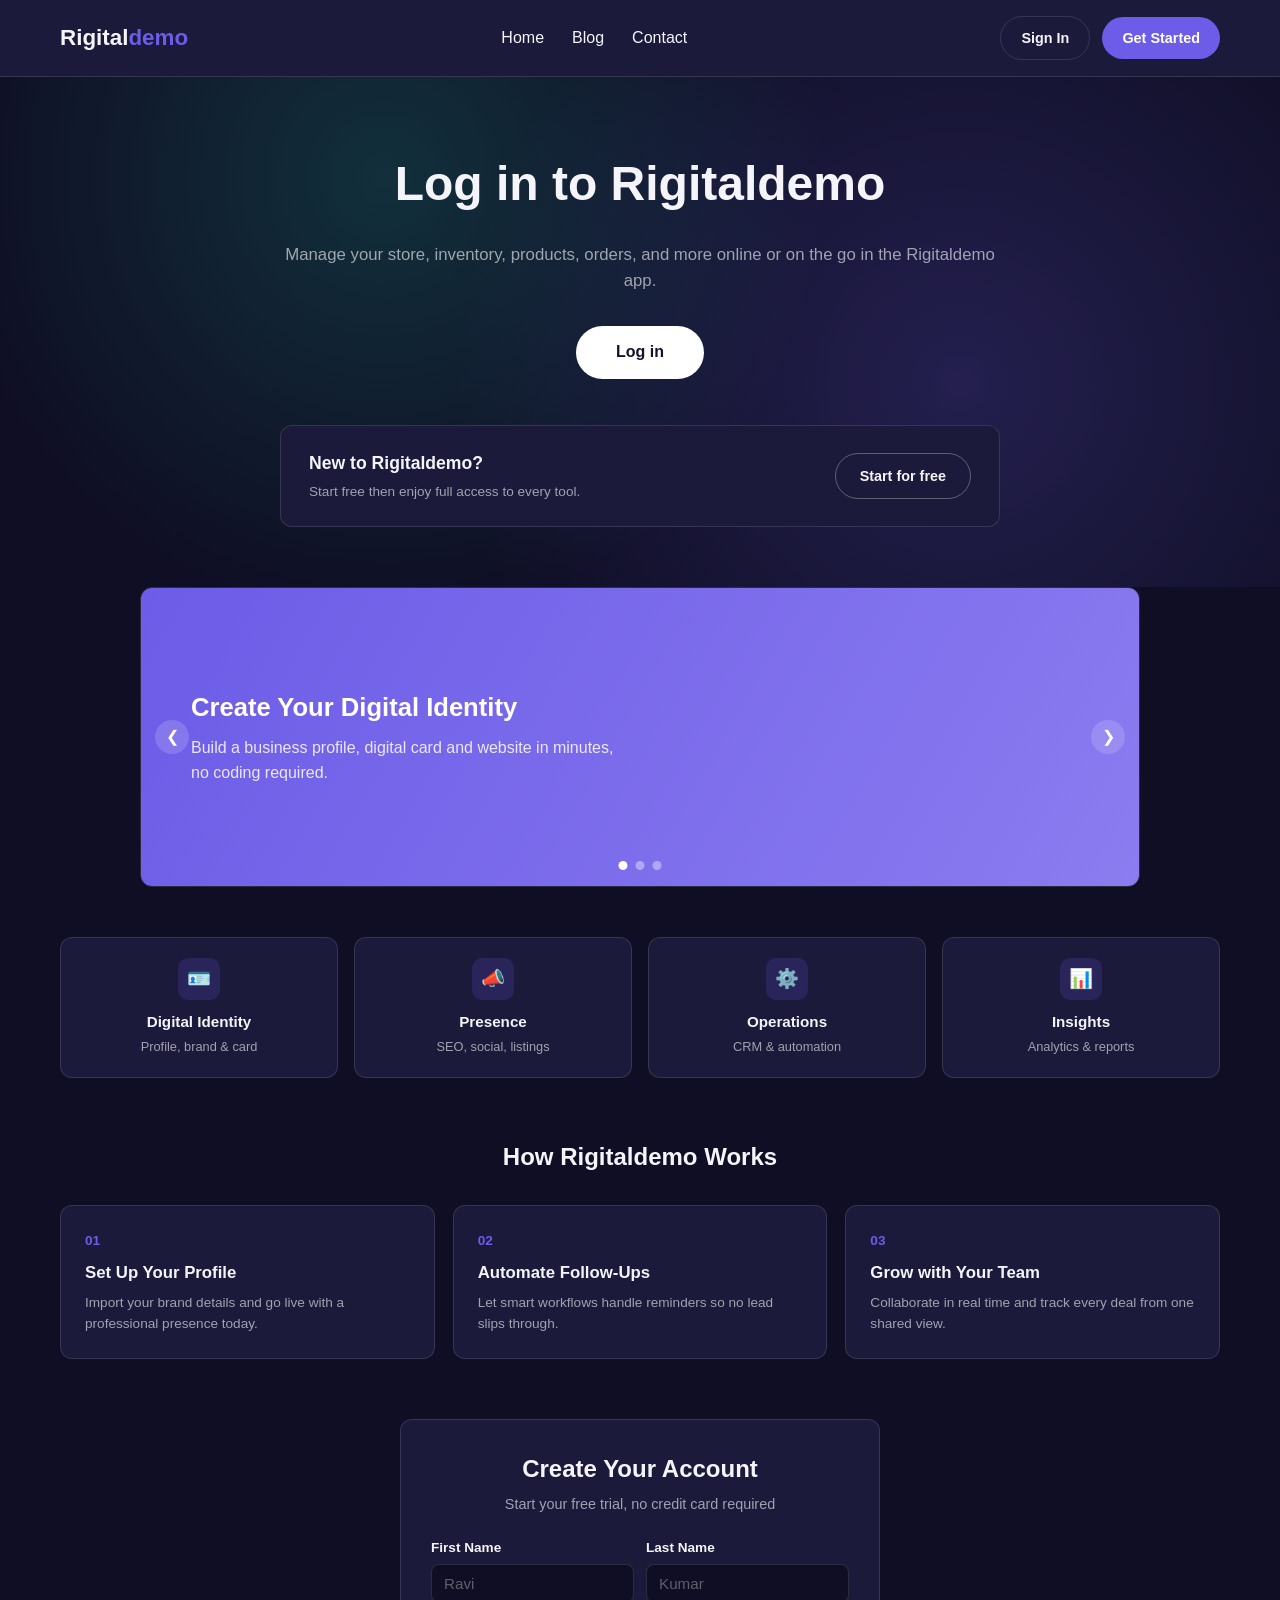
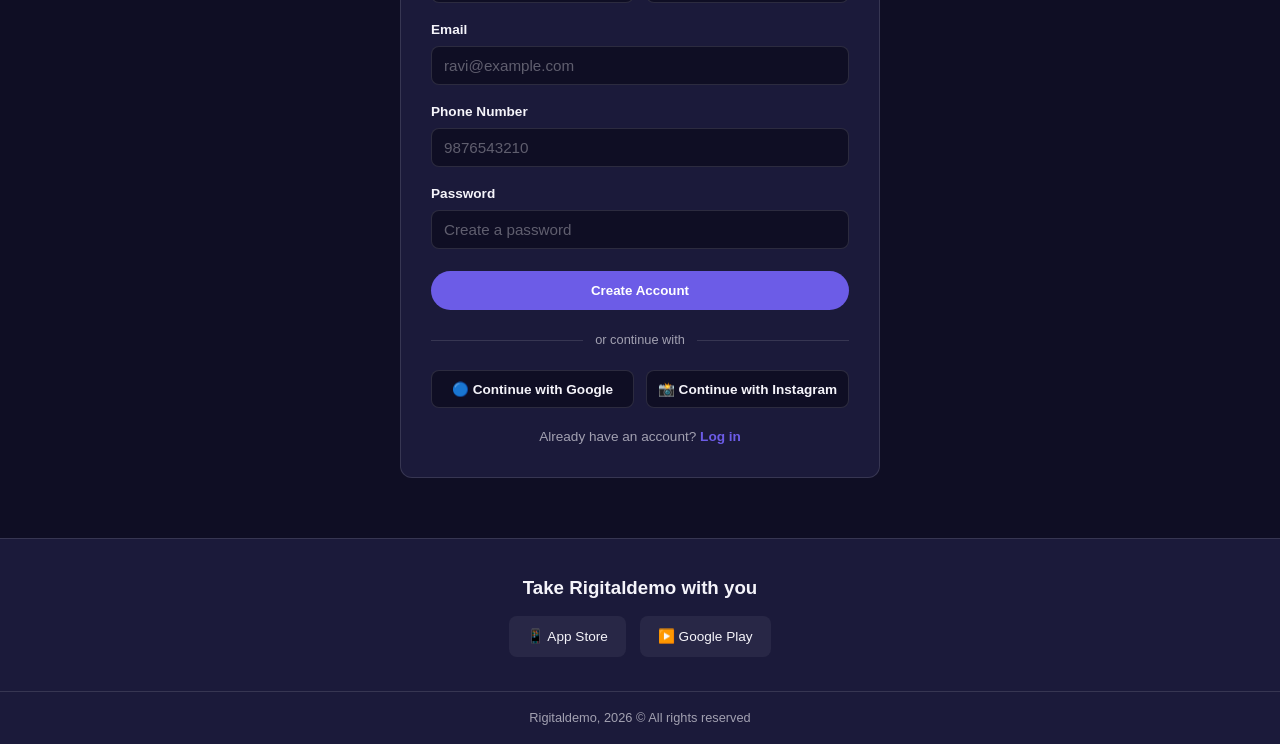
<file: index.html>
<!DOCTYPE html>
<html lang="en">
<head>
<meta charset="UTF-8">
<meta name="viewport" content="width=device-width, initial-scale=1.0">
<title>Rigitaldemo, One Platform For Every Stage of Growth</title>
<link rel="stylesheet" href="style.css">
</head>
<body>

  <header>
    <div class="nav-wrap">
      <a href="index.html" class="logo">Rigital<span>demo</span></a>
      <ul class="nav-links">
        <li><a href="index.html">Home</a></li>
        <li><a href="index.html#registerSection">Blog</a></li>
        <li><a href="index.html#registerSection">Contact</a></li>
      </ul>
      <div class="nav-actions">
        <a href="login.html" class="btn btn-ghost">Sign In</a>
        <a href="index.html#registerSection" class="btn btn-solid">Get Started</a>
        <button class="hamburger" id="hamburgerBtn">
          <span></span><span></span><span></span>
        </button>
      </div>
    </div>
  </header>

  <section class="hero-dark">
    <div class="hero-dark-inner">
      <h1>Log in to Rigitaldemo</h1>
      <p>Manage your store, inventory, products, orders, and more online or on the go in the Rigitaldemo app.</p>
      <a href="login.html" class="btn btn-white-pill">Log in</a>

      <div class="new-card">
        <div>
          <h3>New to Rigitaldemo?</h3>
          <p>Start free then enjoy full access to every tool.</p>
        </div>
        <a href="index.html#registerSection" class="btn btn-outline-pill">Start for free</a>
      </div>
    </div>
  </section>

  <div class="slider" id="slider">
    <div class="slide active">
      <h3>Create Your Digital Identity</h3>
      <p>Build a business profile, digital card and website in minutes, no coding required.</p>
    </div>
    <div class="slide">
      <h3>Reach & Engage Customers</h3>
      <p>Run campaigns, manage leads, and stay in touch across every channel from one inbox.</p>
    </div>
    <div class="slide">
      <h3>Track Growth with Live Insights</h3>
      <p>See what's working with real-time dashboards built for founders, not analysts.</p>
    </div>
    <button class="slider-arrow arrow-left" id="prevBtn">&#10094;</button>
    <button class="slider-arrow arrow-right" id="nextBtn">&#10095;</button>
    <div class="slider-dots" id="sliderDots"></div>
  </div>

  <section class="feature-row">
    <div class="feature-item">
      <div class="icon">🪪</div>
      <h4>Digital Identity</h4>
      <p>Profile, brand & card</p>
    </div>
    <div class="feature-item">
      <div class="icon">📣</div>
      <h4>Presence</h4>
      <p>SEO, social, listings</p>
    </div>
    <div class="feature-item">
      <div class="icon">⚙️</div>
      <h4>Operations</h4>
      <p>CRM & automation</p>
    </div>
    <div class="feature-item">
      <div class="icon">📊</div>
      <h4>Insights</h4>
      <p>Analytics & reports</p>
    </div>
  </section>

  <section class="cta-section">
    <h2>How Rigitaldemo Works</h2>
    <div class="cta-grid">
      <div class="cta-card">
        <div class="num">01</div>
        <h3>Set Up Your Profile</h3>
        <p>Import your brand details and go live with a professional presence today.</p>
      </div>
      <div class="cta-card">
        <div class="num">02</div>
        <h3>Automate Follow-Ups</h3>
        <p>Let smart workflows handle reminders so no lead slips through.</p>
      </div>
      <div class="cta-card">
        <div class="num">03</div>
        <h3>Grow with Your Team</h3>
        <p>Collaborate in real time and track every deal from one shared view.</p>
      </div>
    </div>
  </section>

  <section class="form-section" id="registerSection">
    <h2>Create Your Account</h2>
    <p class="form-subtitle">Start your free trial, no credit card required</p>

    <form id="registerForm">
      <div class="row-2">
        <div class="field">
          <label for="firstName">First Name</label>
          <input type="text" id="firstName" placeholder="Ravi" required>
        </div>
        <div class="field">
          <label for="lastName">Last Name</label>
          <input type="text" id="lastName" placeholder="Kumar" required>
        </div>
      </div>
      <div class="field">
        <label for="email">Email</label>
        <input type="email" id="email" placeholder="ravi@example.com" required>
      </div>
      <div class="field">
        <label for="phone">Phone Number</label>
        <input type="tel" id="phone" placeholder="9876543210"
               pattern="[0-9]{10}" title="Enter a 10-digit phone number" required>
      </div>
      <div class="field">
        <label for="password">Password</label>
        <input type="password" id="password" placeholder="Create a password" required minlength="6">
      </div>
      <button type="submit" class="submit-btn">Create Account</button>
    </form>

    <div class="divider">or continue with</div>
    <div class="social-row">
      <button type="button" class="social-btn social-google">🔵 Continue with Google</button>
      <button type="button" class="social-btn social-instagram">📸 Continue with Instagram</button>
    </div>

    <p class="form-footer-text">Already have an account? <a href="login.html">Log in</a></p>
  </section>

  <section class="app-section">
    <h3>Take Rigitaldemo with you</h3>
    <div class="app-icons">
      <div class="app-icon">📱 App Store</div>
      <div class="app-icon">▶️ Google Play</div>
    </div>
  </section>

  <footer>
    Rigitaldemo, 2026 © All rights reserved
  </footer>

    <script>
  const slides = document.querySelectorAll(".slide");
  const dotsWrap = document.getElementById("sliderDots");
  
  if (slides.length && dotsWrap) {
    let current = 0;
    let autoSlide;
  
    slides.forEach((_, i) => {
      const dot = document.createElement("div");
      dot.classList.add("dot");
      if (i === 0) dot.classList.add("active");
      dot.addEventListener("click", () => goToSlide(i));
      dotsWrap.appendChild(dot);
    });
    const dots = document.querySelectorAll(".dot");
  
    function goToSlide(index) {
      slides[current].classList.remove("active");
      dots[current].classList.remove("active");
      current = index;
      slides[current].classList.add("active");
      dots[current].classList.add("active");
    }
  
    function nextSlide() {
      goToSlide((current + 1) % slides.length);
    }
  
    function prevSlide() {
      goToSlide((current - 1 + slides.length) % slides.length);
    }
  
    const nextBtn = document.getElementById("nextBtn");
    const prevBtn = document.getElementById("prevBtn");
    if (nextBtn) nextBtn.addEventListener("click", () => { nextSlide(); resetAutoSlide(); });
    if (prevBtn) prevBtn.addEventListener("click", () => { prevSlide(); resetAutoSlide(); });
  
    function resetAutoSlide() {
      clearInterval(autoSlide);
      autoSlide = setInterval(nextSlide, 4000);
    }
    resetAutoSlide();
  }
  
  const hamburgerBtn = document.getElementById("hamburgerBtn");
  if (hamburgerBtn) {
    hamburgerBtn.addEventListener("click", () => {
      document.querySelector(".nav-links").classList.toggle("show");
    });
  }
  
  const registerForm = document.getElementById("registerForm");
  if (registerForm) {
    registerForm.addEventListener("submit", function (e) {
      e.preventDefault();
      const first = document.getElementById("firstName").value.trim();
      // Send the name to success.html via the URL so it can show a personalized message.
      window.location.href = "success.html?name=" + encodeURIComponent(first);
    });
  }
  
  const loginForm = document.getElementById("loginForm");
  if (loginForm) {
    loginForm.addEventListener("submit", function (e) {
      e.preventDefault();
      // Demo only: no real backend, so this just takes the user back to the homepage.
      window.location.href = "index.html";
    });
  }
  
  const successHeading = document.getElementById("successHeading");
  if (successHeading) {
    const params = new URLSearchParams(window.location.search);
    const name = params.get("name");
    if (name) {
      successHeading.textContent = "Welcome, " + name + "!";
      document.getElementById("successMessage").textContent =
        "Your Rigitaldemo account has been created successfully.";
    }
  }
  
  
  document.querySelectorAll(".social-google").forEach((btn) => {
    btn.addEventListener("click", () => {
      alert("Google sign-in will be connected here once the backend is set up.");
    });
  });
  document.querySelectorAll(".social-instagram").forEach((btn) => {
    btn.addEventListener("click", () => {
      alert("Instagram sign-in will be connected here once the backend is set up.");
    });
  });
  </script>
</body>
</html>
</file>
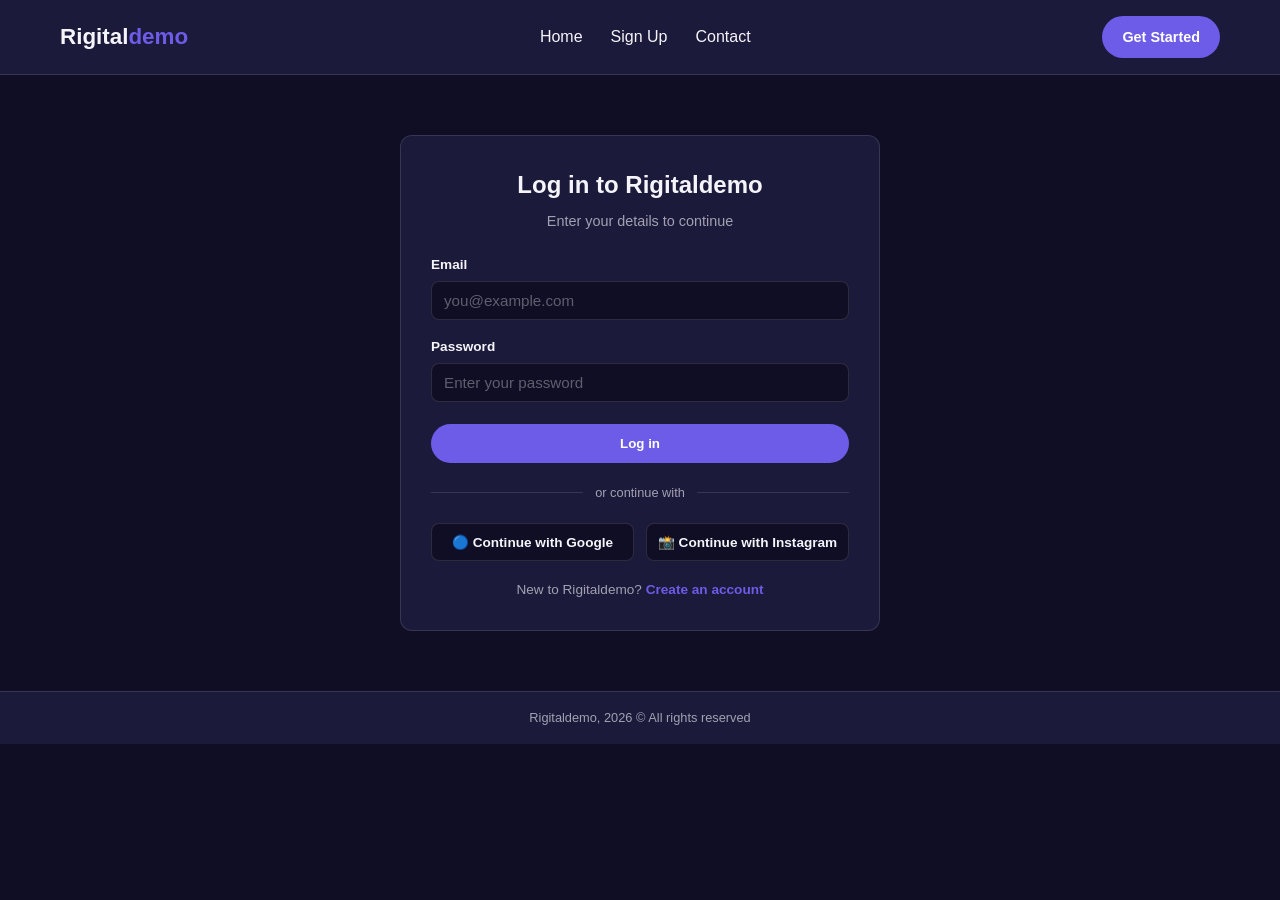
<file: login.html>
<!DOCTYPE html>
<html lang="en">
<head>
<meta charset="UTF-8">
<meta name="viewport" content="width=device-width, initial-scale=1.0">
<title>Log in to Rigitaldemo</title>
<link rel="stylesheet" href="style.css">
</head>
<body>

  <header>
    <div class="nav-wrap">
      <a href="index.html" class="logo">Rigital<span>demo</span></a>
      <ul class="nav-links">
        <li><a href="index.html">Home</a></li>
        <li><a href="index.html#registerSection">Sign Up</a></li>
        <li><a href="index.html#registerSection">Contact</a></li>
      </ul>
      <div class="nav-actions">
        <a href="index.html#registerSection" class="btn btn-solid">Get Started</a>
        <button class="hamburger" id="hamburgerBtn">
          <span></span><span></span><span></span>
        </button>
      </div>
    </div>
  </header>

  <section class="form-section">
    <h2>Log in to Rigitaldemo</h2>
    <p class="form-subtitle">Enter your details to continue</p>

    <form id="loginForm">
      <div class="field">
        <label for="loginEmail">Email</label>
        <input type="email" id="loginEmail" placeholder="you@example.com" required>
      </div>
      <div class="field">
        <label for="loginPassword">Password</label>
        <input type="password" id="loginPassword" placeholder="Enter your password" required minlength="6">
      </div>
      <button type="submit" class="submit-btn">Log in</button>
    </form>

    <div class="divider">or continue with</div>
    <div class="social-row">
      <button type="button" class="social-btn social-google">🔵 Continue with Google</button>
      <button type="button" class="social-btn social-instagram">📸 Continue with Instagram</button>
    </div>

    <p class="form-footer-text">New to Rigitaldemo? <a href="index.html#registerSection">Create an account</a></p>
  </section>

  <footer>
    Rigitaldemo, 2026 © All rights reserved
  </footer>

    <script>
  const slides = document.querySelectorAll(".slide");
  const dotsWrap = document.getElementById("sliderDots");
  
  if (slides.length && dotsWrap) {
    let current = 0;
    let autoSlide;
  
    slides.forEach((_, i) => {
      const dot = document.createElement("div");
      dot.classList.add("dot");
      if (i === 0) dot.classList.add("active");
      dot.addEventListener("click", () => goToSlide(i));
      dotsWrap.appendChild(dot);
    });
    const dots = document.querySelectorAll(".dot");
  
    function goToSlide(index) {
      slides[current].classList.remove("active");
      dots[current].classList.remove("active");
      current = index;
      slides[current].classList.add("active");
      dots[current].classList.add("active");
    }
  
    function nextSlide() {
      goToSlide((current + 1) % slides.length);
    }
  
    function prevSlide() {
      goToSlide((current - 1 + slides.length) % slides.length);
    }
  
    const nextBtn = document.getElementById("nextBtn");
    const prevBtn = document.getElementById("prevBtn");
    if (nextBtn) nextBtn.addEventListener("click", () => { nextSlide(); resetAutoSlide(); });
    if (prevBtn) prevBtn.addEventListener("click", () => { prevSlide(); resetAutoSlide(); });
  
    function resetAutoSlide() {
      clearInterval(autoSlide);
      autoSlide = setInterval(nextSlide, 4000);
    }
    resetAutoSlide();
  }
  
  const hamburgerBtn = document.getElementById("hamburgerBtn");
  if (hamburgerBtn) {
    hamburgerBtn.addEventListener("click", () => {
      document.querySelector(".nav-links").classList.toggle("show");
    });
  }
  
  const registerForm = document.getElementById("registerForm");
  if (registerForm) {
    registerForm.addEventListener("submit", function (e) {
      e.preventDefault();
      const first = document.getElementById("firstName").value.trim();
      // Send the name to success.html via the URL so it can show a personalized message.
      window.location.href = "success.html?name=" + encodeURIComponent(first);
    });
  }
  
  const loginForm = document.getElementById("loginForm");
  if (loginForm) {
    loginForm.addEventListener("submit", function (e) {
      e.preventDefault();
      // Demo only: no real backend, so this just takes the user back to the homepage.
      window.location.href = "index.html";
    });
  }
  
  const successHeading = document.getElementById("successHeading");
  if (successHeading) {
    const params = new URLSearchParams(window.location.search);
    const name = params.get("name");
    if (name) {
      successHeading.textContent = "Welcome, " + name + "!";
      document.getElementById("successMessage").textContent =
        "Your Rigitaldemo account has been created successfully.";
    }
  }
  
  
  document.querySelectorAll(".social-google").forEach((btn) => {
    btn.addEventListener("click", () => {
      alert("Google sign-in will be connected here once the backend is set up.");
    });
  });
  document.querySelectorAll(".social-instagram").forEach((btn) => {
    btn.addEventListener("click", () => {
      alert("Instagram sign-in will be connected here once the backend is set up.");
    });
  });
  </script>
</body>
</html>
</file>
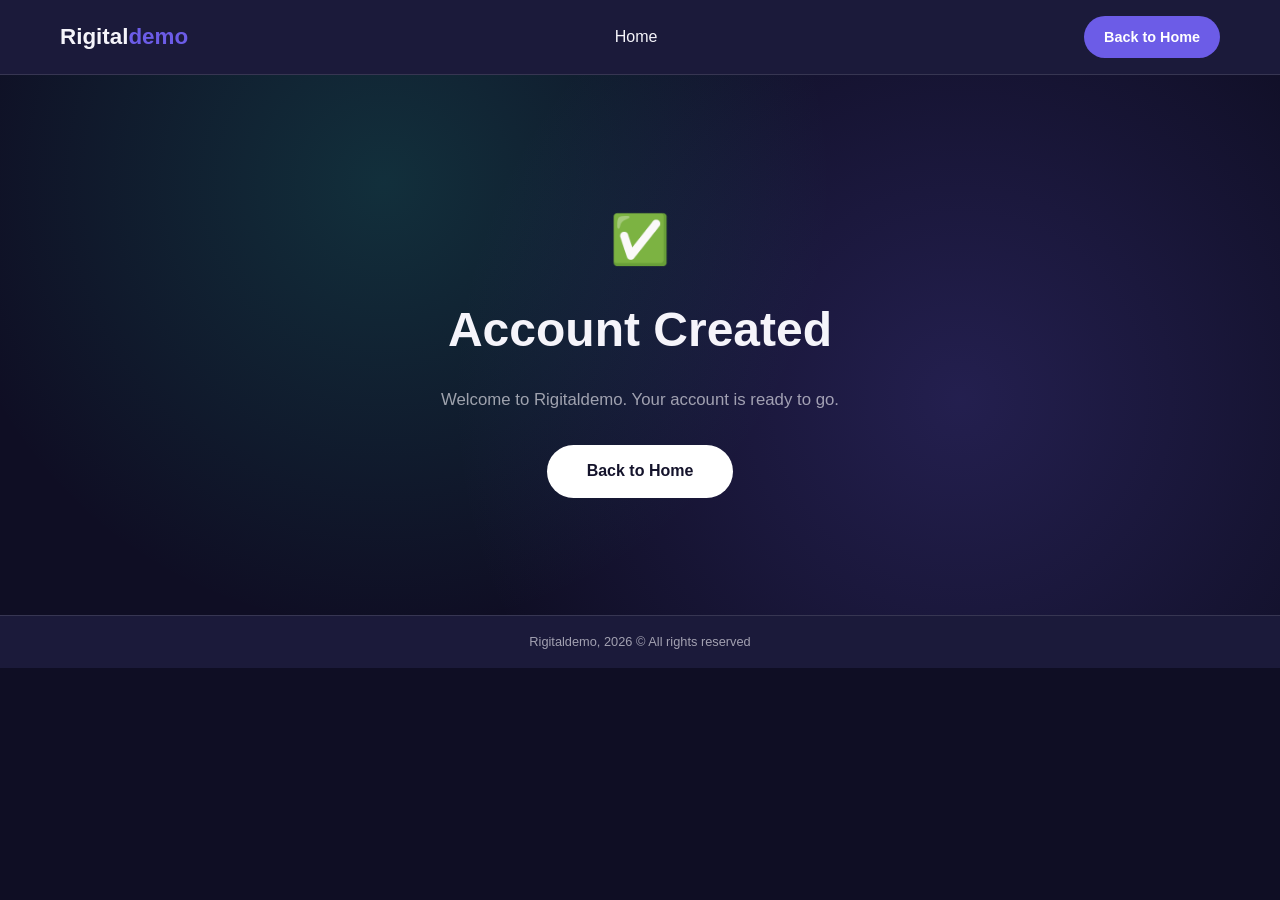
<file: success.html>
<!DOCTYPE html>
<html lang="en">
<head>
<meta charset="UTF-8">
<meta name="viewport" content="width=device-width, initial-scale=1.0">
<title>Welcome to Rigitaldemo</title>
<link rel="stylesheet" href="style.css">
</head>
<body>

  <header>
    <div class="nav-wrap">
      <a href="index.html" class="logo">Rigital<span>demo</span></a>
      <ul class="nav-links">
        <li><a href="index.html">Home</a></li>
      </ul>
      <div class="nav-actions">
        <a href="index.html" class="btn btn-solid">Back to Home</a>
      </div>
    </div>
  </header>

  <section class="hero-dark success-page">
    <div class="hero-dark-inner">
      <div class="success-icon">✅</div>
      <h1 id="successHeading">Account Created</h1>
      <p id="successMessage">Welcome to Rigitaldemo. Your account is ready to go.</p>
      <a href="index.html" class="btn btn-white-pill">Back to Home</a>
    </div>
  </section>

  <footer>
    Rigitaldemo, 2026 © All rights reserved
  </footer>

    <script>
  const slides = document.querySelectorAll(".slide");
  const dotsWrap = document.getElementById("sliderDots");
  
  if (slides.length && dotsWrap) {
    let current = 0;
    let autoSlide;
  
    slides.forEach((_, i) => {
      const dot = document.createElement("div");
      dot.classList.add("dot");
      if (i === 0) dot.classList.add("active");
      dot.addEventListener("click", () => goToSlide(i));
      dotsWrap.appendChild(dot);
    });
    const dots = document.querySelectorAll(".dot");
  
    function goToSlide(index) {
      slides[current].classList.remove("active");
      dots[current].classList.remove("active");
      current = index;
      slides[current].classList.add("active");
      dots[current].classList.add("active");
    }
  
    function nextSlide() {
      goToSlide((current + 1) % slides.length);
    }
  
    function prevSlide() {
      goToSlide((current - 1 + slides.length) % slides.length);
    }
  
    const nextBtn = document.getElementById("nextBtn");
    const prevBtn = document.getElementById("prevBtn");
    if (nextBtn) nextBtn.addEventListener("click", () => { nextSlide(); resetAutoSlide(); });
    if (prevBtn) prevBtn.addEventListener("click", () => { prevSlide(); resetAutoSlide(); });
  
    function resetAutoSlide() {
      clearInterval(autoSlide);
      autoSlide = setInterval(nextSlide, 4000);
    }
    resetAutoSlide();
  }
  
  const hamburgerBtn = document.getElementById("hamburgerBtn");
  if (hamburgerBtn) {
    hamburgerBtn.addEventListener("click", () => {
      document.querySelector(".nav-links").classList.toggle("show");
    });
  }
  
  const registerForm = document.getElementById("registerForm");
  if (registerForm) {
    registerForm.addEventListener("submit", function (e) {
      e.preventDefault();
      const first = document.getElementById("firstName").value.trim();
      // Send the name to success.html via the URL so it can show a personalized message.
      window.location.href = "success.html?name=" + encodeURIComponent(first);
    });
  }
  
  const loginForm = document.getElementById("loginForm");
  if (loginForm) {
    loginForm.addEventListener("submit", function (e) {
      e.preventDefault();
      // Demo only: no real backend, so this just takes the user back to the homepage.
      window.location.href = "index.html";
    });
  }
  
  const successHeading = document.getElementById("successHeading");
  if (successHeading) {
    const params = new URLSearchParams(window.location.search);
    const name = params.get("name");
    if (name) {
      successHeading.textContent = "Welcome, " + name + "!";
      document.getElementById("successMessage").textContent =
        "Your Rigitaldemo account has been created successfully.";
    }
  }
  
 
  document.querySelectorAll(".social-google").forEach((btn) => {
    btn.addEventListener("click", () => {
      alert("Google sign-in will be connected here once the backend is set up.");
    });
  });
  document.querySelectorAll(".social-instagram").forEach((btn) => {
    btn.addEventListener("click", () => {
      alert("Instagram sign-in will be connected here once the backend is set up.");
    });
  });
  </script>
</body>
</html>
</file>
<file: style.css>
:root{
  --bg: #0F0E24;
  --surface: #1B1A3A;
  --surface-2: #242252;
  --text: #F5F4FA;
  --gray: rgba(245,244,250,0.62);
  --line: rgba(255,255,255,0.12);
  --ink: #14132B;
  --indigo: #6C5CE7;
  --indigo-dark: #5b4ad1;
  --teal: #1FC7A6;
  --radius: 12px;
}

*{ margin:0; padding:0; box-sizing:border-box; }
body{
  font-family: "Segoe UI", Arial, sans-serif;
  background: var(--bg);
  color: var(--text);
  line-height: 1.55;
}
a{ text-decoration:none; color:inherit; }
ul{ list-style:none; }
img{ max-width:100%; display:block; }

header{
  background: var(--surface);
  border-bottom: 1px solid var(--line);
  position: sticky;
  top:0;
  z-index: 100;
}
.nav-wrap{
  max-width: 1200px;
  margin: 0 auto;
  display:flex;
  align-items:center;
  justify-content: space-between;
  padding: 16px 20px;
}
.logo{
  font-size: 1.4rem;
  font-weight: 800;
  color: var(--text);
}
.logo span{ color: var(--indigo); }

.nav-links{ display:flex; gap: 28px; font-weight: 500; }
.nav-links a:hover{ color: var(--indigo); }

.nav-actions{ display:flex; gap: 12px; align-items:center; }

.btn{
  padding: 10px 20px;
  border-radius: 999px;
  font-size: 0.9rem;
  font-weight: 600;
  cursor:pointer;
  border: none;
  transition: 0.2s ease;
  display: inline-block;
}
.btn-ghost{ background: transparent; color: var(--text); border: 1px solid var(--line); }
.btn-ghost:hover{ border-color: var(--indigo); color: var(--indigo); }
.btn-solid{ background: var(--indigo); color:#fff; }
.btn-solid:hover{ background: var(--indigo-dark); }
.btn-teal{ background: var(--teal); color:#06342b; }
.btn-teal:hover{ opacity:0.9; }

.hamburger{
  display:none; flex-direction:column; gap:5px;
  cursor:pointer; background:none; border:none;
}
.hamburger span{ width: 24px; height: 2px; background: var(--text); }

.hero-dark{
  background:
    radial-gradient(circle at 30% 20%, rgba(31,199,166,0.18) 0%, transparent 45%),
    radial-gradient(circle at 75% 60%, rgba(108,92,231,0.22) 0%, transparent 50%),
    var(--bg);
  color: var(--text);
  padding: 70px 20px 60px;
  text-align: center;
}
.hero-dark-inner{
  max-width: 720px;
  margin: 0 auto;
}
.hero-dark h1{
  font-size: 3rem;
  font-weight: 700;
  margin-bottom: 20px;
}
.hero-dark p{
  color: var(--gray);
  font-size: 1.05rem;
  margin-bottom: 32px;
}
.hero-dark p a{
  color: var(--text);
  text-decoration: underline;
}
.btn-white-pill{
  background: #fff;
  color: var(--ink);
  padding: 14px 40px;
  border-radius: 999px;
  font-weight: 700;
  font-size: 1rem;
  border: none;
  cursor: pointer;
  transition: 0.2s ease;
  display: inline-block;
}
.btn-white-pill:hover{ background: #eee; }

.new-card{
  margin-top: 46px;
  background: var(--surface);
  border: 1px solid var(--line);
  border-radius: var(--radius);
  padding: 24px 28px;
  display:flex;
  align-items:center;
  justify-content: space-between;
  gap: 16px;
  text-align: left;
}
.new-card h3{ font-size: 1.1rem; margin-bottom: 4px; }
.new-card p{ font-size: 0.85rem; color: var(--gray); margin-bottom: 0; }
.btn-outline-pill{
  background: transparent;
  color: var(--text);
  border: 1px solid rgba(255,255,255,0.3);
  padding: 11px 24px;
  border-radius: 999px;
  font-weight: 600;
  font-size: 0.9rem;
  cursor: pointer;
  white-space: nowrap;
  transition: 0.2s ease;
  display: inline-block;
}
.btn-outline-pill:hover{ background: rgba(255,255,255,0.08); }

@media (max-width: 600px){
  .hero-dark h1{ font-size: 2rem; }
  .new-card{ flex-direction: column; text-align:center; }
}

.slider{
  position: relative;
  max-width: 1000px;
  margin: 0 auto 50px;
  height: 300px;
  overflow: hidden;
  border-radius: var(--radius);
  border: 1px solid var(--line);
}
.slide{
  position:absolute; inset:0;
  display:flex; flex-direction:column;
  align-items:flex-start; justify-content:center;
  padding: 36px 50px;
  color:#fff;
  opacity:0;
  transition: opacity 0.6s ease;
}
.slide.active{ opacity:1; }
.slide:nth-child(1){ background: linear-gradient(120deg, var(--indigo), #8b7cf0); }
.slide:nth-child(2){ background: linear-gradient(120deg, #1FC7A6, #17a389); }
.slide:nth-child(3){ background: linear-gradient(120deg, #2c2960, var(--ink)); }
.slide h3{ font-size: 1.6rem; margin-bottom: 8px; max-width: 460px; }
.slide p{ color: rgba(255,255,255,0.85); max-width: 440px; margin-bottom: 0; }

.slider-dots{
  position:absolute; bottom: 16px; left: 50%;
  transform: translateX(-50%);
  display:flex; gap: 8px;
}
.dot{ width:9px; height:9px; border-radius:50%; background: rgba(255,255,255,0.4); cursor:pointer; }
.dot.active{ background:#fff; }

.slider-arrow{
  position:absolute; top:50%; transform: translateY(-50%);
  background: rgba(255,255,255,0.15); border:none; color:#fff;
  width:34px; height:34px; border-radius:50%; cursor:pointer; font-size:1rem;
}
.slider-arrow:hover{ background: rgba(255,255,255,0.3); }
.arrow-left{ left: 14px; }
.arrow-right{ right: 14px; }

.feature-row{
  max-width: 1200px;
  margin: 0 auto 60px;
  padding: 0 20px;
  display:grid;
  grid-template-columns: repeat(4, 1fr);
  gap: 16px;
}
.feature-item{
  background: var(--surface);
  border: 1px solid var(--line);
  border-radius: var(--radius);
  padding: 20px;
  text-align:center;
}
.feature-item .icon{
  width: 42px; height: 42px;
  border-radius: 10px;
  background: rgba(108,92,231,0.18);
  display:flex; align-items:center; justify-content:center;
  font-size: 1.2rem;
  margin: 0 auto 10px;
}
.feature-item h4{ font-size: 0.95rem; margin-bottom: 4px; color: var(--text); }
.feature-item p{ font-size: 0.8rem; color: var(--gray); }

.cta-section{
  max-width: 1200px;
  margin: 0 auto 60px;
  padding: 0 20px;
}
.cta-section > h2{ text-align:center; margin-bottom: 30px; }
.cta-grid{
  display:grid;
  grid-template-columns: repeat(3, 1fr);
  gap: 18px;
}
.cta-card{
  background: var(--surface);
  border: 1px solid var(--line);
  border-radius: var(--radius);
  padding: 24px;
  cursor:pointer;
  transition: 0.2s ease;
}
.cta-card:hover{
  border-color: var(--indigo);
  box-shadow: 0 8px 20px rgba(108,92,231,0.18);
  transform: translateY(-2px);
}
.cta-card .num{
  font-weight:800; color: var(--indigo);
  font-size: 0.85rem; margin-bottom: 8px;
}
.cta-card h3{ font-size: 1.05rem; margin-bottom: 6px; color: var(--text); }
.cta-card p{ font-size: 0.85rem; color: var(--gray); }

.form-section{
  max-width: 480px;
  margin: 60px auto;
  background: var(--surface);
  border: 1px solid var(--line);
  border-radius: var(--radius);
  padding: 30px;
}
.form-section h2{ text-align:center; margin-bottom: 6px; }
.form-subtitle{ text-align:center; color: var(--gray); font-size: 0.9rem; margin-bottom: 22px; }

.field{ margin-bottom: 16px; }
.field label{ display:block; font-size: 0.85rem; font-weight: 600; margin-bottom: 6px; color: var(--text); }
.field input{
  width: 100%; padding: 10px 12px;
  background: var(--bg);
  border: 1px solid var(--line); border-radius: 8px; font-size: 0.95rem;
  color: var(--text);
}
.field input::placeholder{ color: rgba(245,244,250,0.35); }
.field input:focus{ outline: none; border-color: var(--indigo); }

.row-2{ display:grid; grid-template-columns: 1fr 1fr; gap: 12px; }

.submit-btn{
  width:100%; padding: 12px;
  background: var(--indigo); color:#fff;
  border:none; border-radius: 999px;
  font-weight: 600; cursor:pointer; margin-top: 6px;
}
.submit-btn:hover{ background: var(--indigo-dark); }

.divider{
  display:flex; align-items:center; gap: 12px;
  margin: 20px 0; color: var(--gray); font-size: 0.8rem;
}
.divider::before, .divider::after{ content:""; flex:1; height:1px; background: var(--line); }

.social-row{ display:flex; gap: 12px; }
.social-btn{
  flex:1; display:flex; align-items:center; justify-content:center; gap: 8px;
  padding: 10px; border: 1px solid var(--line); border-radius: 8px;
  cursor:pointer; background: var(--bg); color: var(--text); font-size: 0.85rem; font-weight:600;
}
.social-btn:hover{ background: var(--surface-2); }

.form-footer-text{ text-align:center; font-size: 0.85rem; color: var(--gray); margin-top: 18px; }
.form-footer-text a{ color: var(--indigo); font-weight: 600; }

.app-section{
  background: var(--surface); color: var(--text); padding: 34px 20px; text-align:center;
  border-top: 1px solid var(--line);
}
.app-section h3{ margin-bottom: 14px; }
.app-icons{ display:flex; justify-content:center; gap: 14px; flex-wrap:wrap; }
.app-icon{
  background: rgba(255,255,255,0.06); padding: 10px 18px; border-radius: 8px;
  font-size: 0.85rem; display:flex; align-items:center; gap:8px;
}

footer{
  background: var(--surface); color: var(--gray);
  text-align:center; padding: 16px 20px; font-size: 0.8rem;
  border-top: 1px solid var(--line);
}

/* ---------- RESPONSIVE ---------- */
@media (max-width: 768px){
  .nav-links, .nav-actions .btn-ghost{ display:none; }
  .hamburger{ display:flex; }
  .feature-row{ grid-template-columns: repeat(2, 1fr); }
  .cta-grid{ grid-template-columns: 1fr; }
  .slide{ padding: 24px; }
  .slide h3{ font-size: 1.25rem; }
  .row-2{ grid-template-columns: 1fr; }
}

/* ---------- SUCCESS PAGE ---------- */
.success-page{
  min-height: 60vh;
  display: flex;
  align-items: center;
  justify-content: center;
}
.success-icon{
  font-size: 3rem;
  margin-bottom: 16px;
}
</file>
